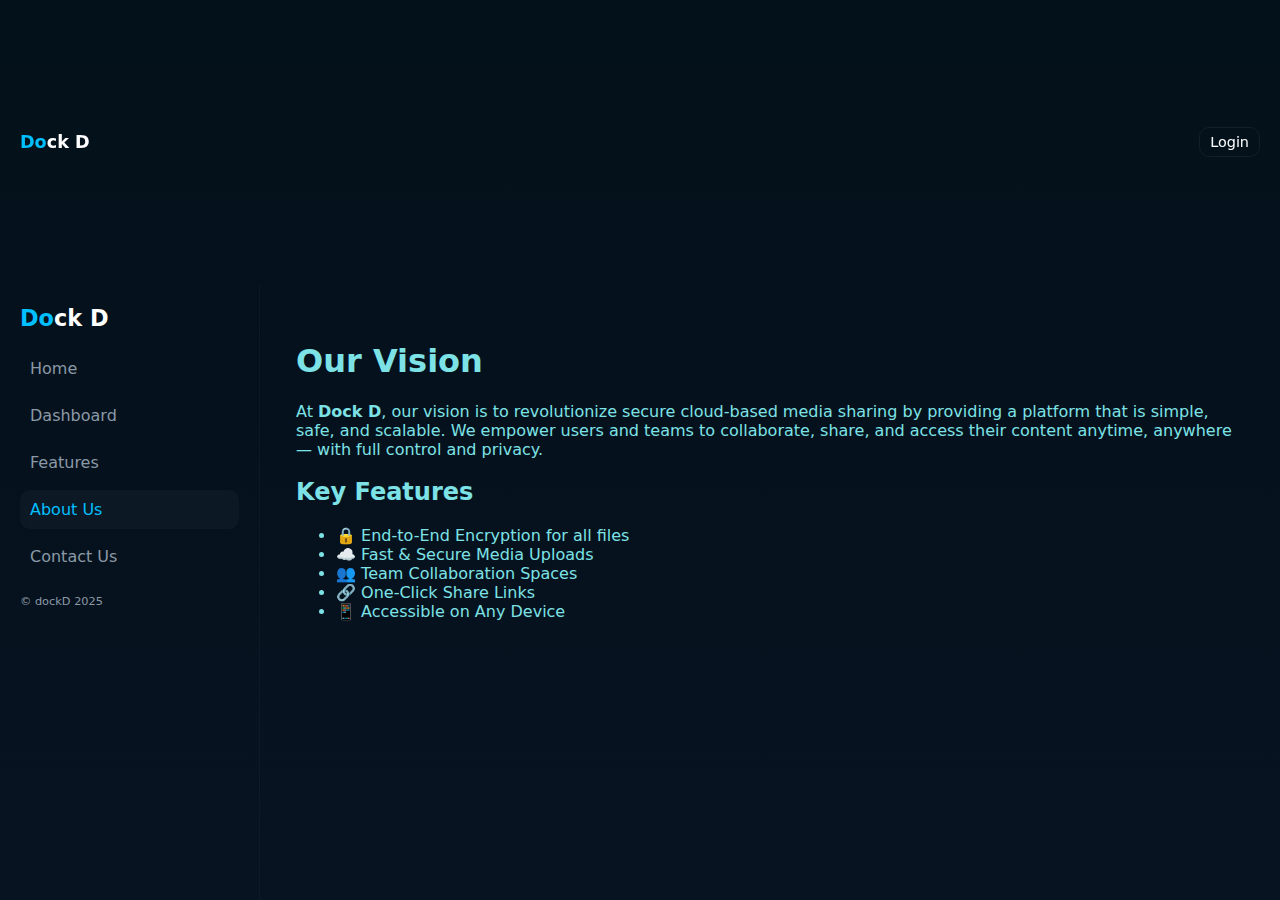
<file: about.html>
<html lang="en">

<head>
    <meta charset="utf-8">
    <meta name="viewport" content="width=device-width,initial-scale=1">
    <title>dockD - About</title>
    <link rel="stylesheet" href="style.css">
    <script defer src="common.js"></script>
</head>

<body>
    <div class="app-shell">
        <header class="topbar">
            <button class="hamburger" aria-label="Toggle navigation" data-action="toggle-sidebar">☰</button>
            <div class="brand"><span class="brand-strong">Do</span>ck D</div>
            <nav class="top-actions">
                <a href="auth.html" class="btn small">Login</a>
            </nav>
        </header>
        <aside class="sidebar" data-open>
            <div class="sidebar-inner">
                <div class="logo">
                    <h2><span class="brand-strong">Do</span>ck D</h2>
                </div>
                <nav class="nav-menu">
                    <a href="index.html">Home</a>
                    <a href="dashboard.html">Dashboard</a>
                    <a href="#">Features</a>
                    <a class="active" href="about.html">About Us</a>
                    <a href="contact.html">Contact Us</a>
                </nav>
                <div class="sidebar-footer">
                    <small>© dockD 2025</small>
                </div>
            </div>
        </aside>
        <main class="main">
            <section class="about-hero">
                <h1>Our Vision</h1>
                <p>At <strong>Dock D</strong>, our vision is to revolutionize secure cloud-based media sharing by
                    providing a platform that is simple, safe, and scalable. We empower users and teams to collaborate,
                    share, and access their content anytime, anywhere — with full control and privacy.</p>
            </section>
            <section class="features-list">
                <h2>Key Features</h2>
                <ul>
                    <li>🔒 End-to-End Encryption for all files</li>
                    <li>☁️ Fast & Secure Media Uploads</li>
                    <li>👥 Team Collaboration Spaces</li>
                    <li>🔗 One-Click Share Links</li>
                    <li>📱 Accessible on Any Device</li>
                </ul>
            </section>
        </main>


        <div class="overlay" data-action="close-sidebar"></div>
    </div>
</body>

</html>
</file>
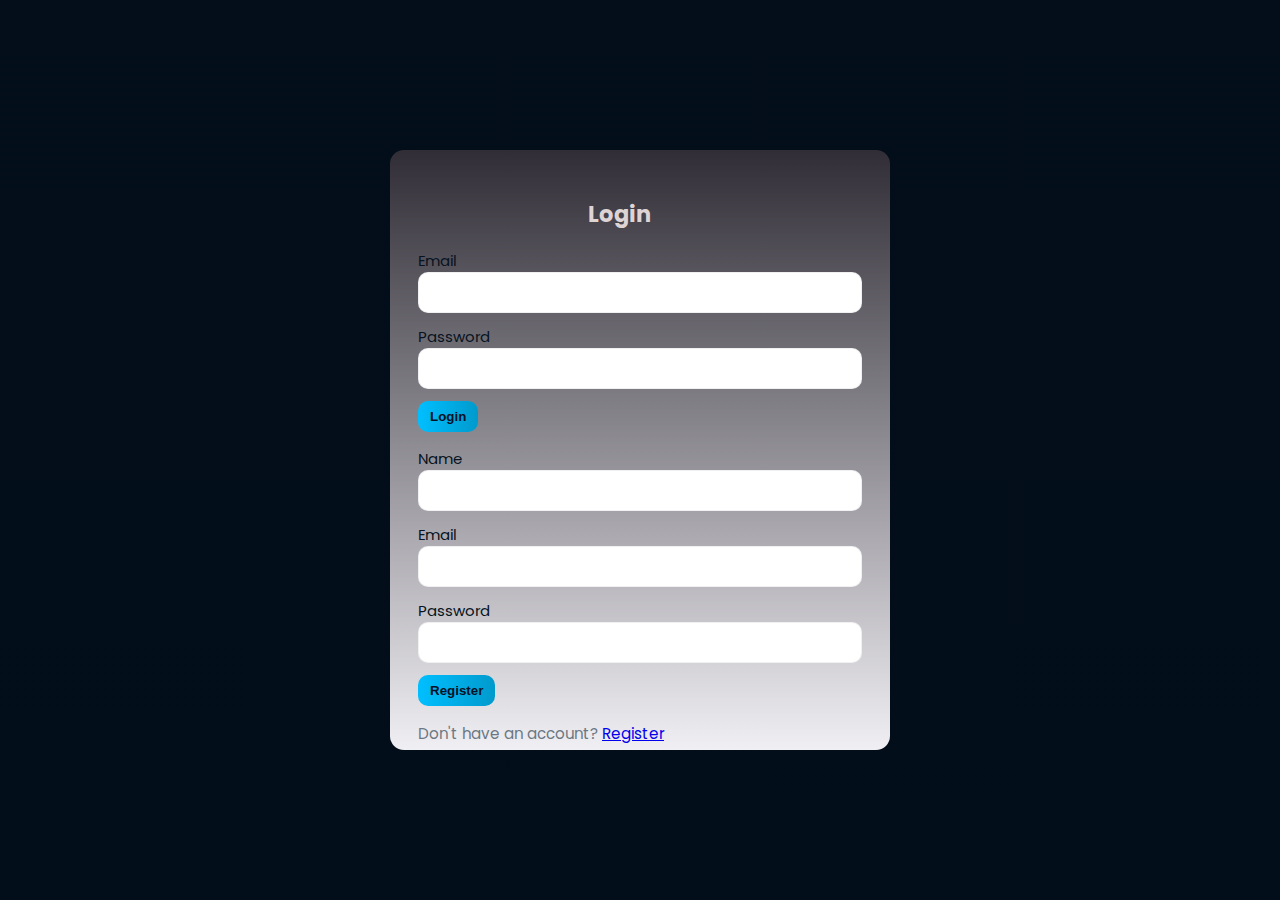
<file: auth.html>
<html lang="en">

<head>
    <meta charset="utf-8">
    <meta name="viewport" content="width=device-width,initial-scale=1">
    <title>dockD - Login / Register</title>
    <link href="https://fonts.googleapis.com/css2?family=Poppins:wght@300;400;600;700;800&display=swap"
        rel="stylesheet">
    <link rel="stylesheet" href="style.css">
    <script defer src="common.js"></script>
</head>

<body class="auth-bg">
    <div class="auth-center">
        <div class="auth-card card">
            <div class="auth-left">
                <h2 id="form-title" style="margin-left:170px; color:rgb(223, 212, 212);">Login</h2>


                <form id="login-form">
                    <label class="field">Email<input type="email" id="login-email" required></label>
                    <label class="field">Password<input type="password" id="login-password" required></label>
                    <div class="form-actions"><button class="btn primary" type="submit">Login</button></div>
                </form>


                <form id="register-form" class="hidden">
                    <label class="field">Name<input type="text" id="register-name" required></label>
                    <label class="field">Email<input type="email" id="register-email" required></label>
                    <label class="field">Password<input type="password" id="register-password" required></label>
                    <div class="form-actions"><button class="btn primary" type="submit">Register</button></div>
                </form>


                <p class="toggle-link muted">Don't have an account? <a href="#" id="toggle-link">Register</a></p>
            </div>
            <div class="auth-right">
                <!-- subtle image background panel for auth -->
                <div class="auth-visual">
                    <h3>Welcome to dockD</h3>
                    <p class="muted">Securely store and share your media with zero hassle.</p>
                </div>
            </div>
        </div>
    </div>
</body>

</html>
</file>
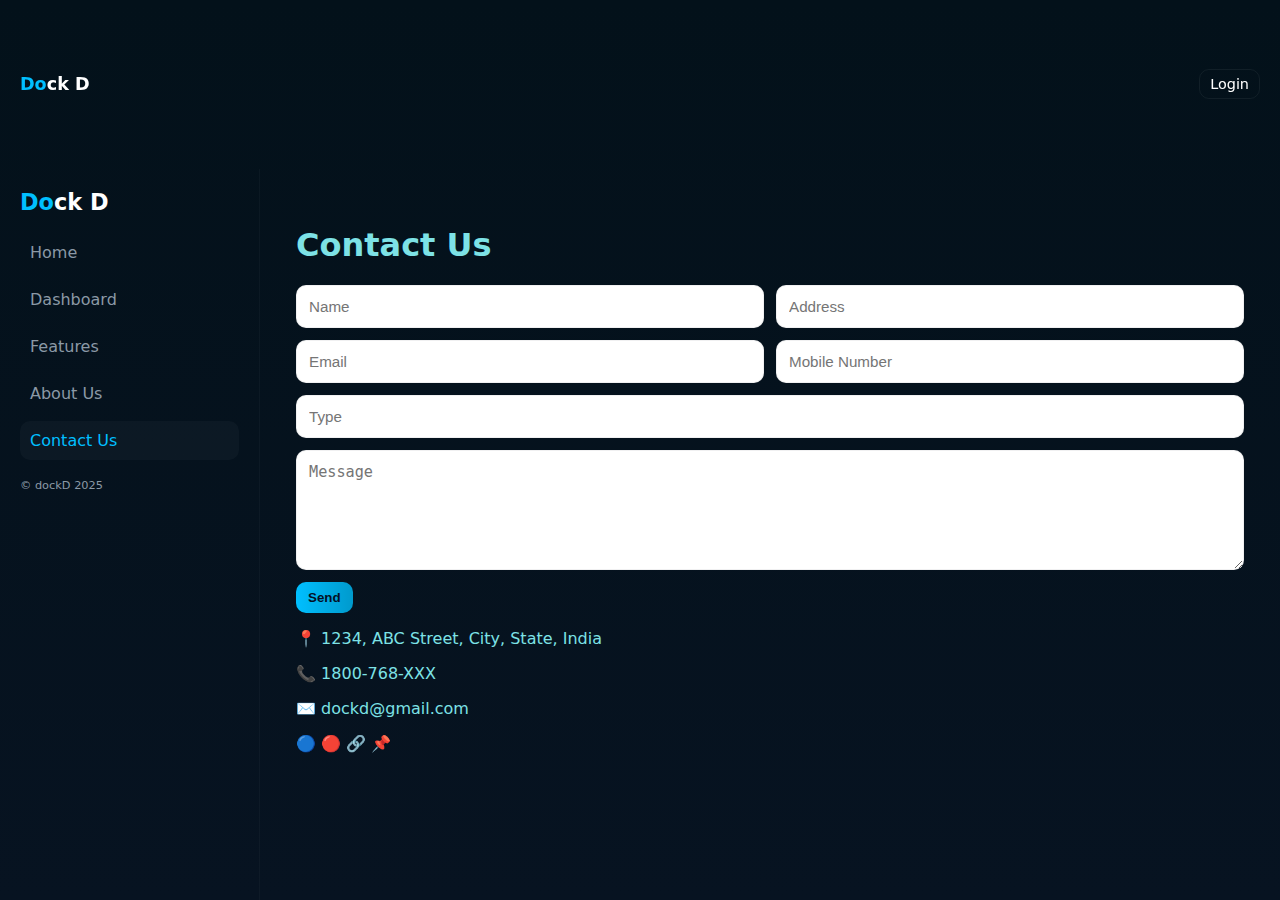
<file: contact (1).html>
<html lang="en">

<head>
    <meta charset="utf-8">
    <meta name="viewport" content="width=device-width,initial-scale=1">
    <title>dockD - Contact</title>
    <link rel="stylesheet" href="style.css">
    <script defer src="common.js"></script>
</head>

<body>
    <div class="app-shell">
        <header class="topbar">
            <button class="hamburger" aria-label="Toggle navigation" data-action="toggle-sidebar">☰</button>
            <div class="brand"><span class="brand-strong">Do</span>ck D</div>
            <nav class="top-actions">
                <a href="auth.html" class="btn small">Login</a>
            </nav>
        </header>
        <aside class="sidebar" data-open>
            <div class="sidebar-inner">
                <div class="logo">
                    <h2><span class="brand-strong">Do</span>ck D</h2>
                </div>
                <nav class="nav-menu">
                    <a href="index.html">Home</a>
                    <a href="dashboard.html">Dashboard</a>
                    <a href="#">Features</a>
                    <a href="about.html">About Us</a>
                    <a class="active" href="contact.html">Contact Us</a>
                </nav>
                <div class="sidebar-footer">
                    <small>© dockD 2025</small>
                </div>
            </div>
        </aside>
        <main class="main">
            <section class="contact-panel">
                <h1>Contact Us</h1>
                <form id="contact-form" class="contact-form">
                    <div class="form-row">
                        <input type="text" name="name" placeholder="Name" required>
                        <input type="text" name="address" placeholder="Address">
                    </div>
                    <div class="form-row">
                        <input type="email" name="email" placeholder="Email" required>
                        <input type="tel" name="mobile" placeholder="Mobile Number">
                    </div>
                    <div class="form-row">
                        <input type="text" name="type" placeholder="Type">
                    </div>
                    <div class="form-row">
                        <textarea name="message" placeholder="Message" required></textarea>
                    </div>
                    <div class="form-row">
                        <button class="btn primary" type="submit">Send</button>
                    </div>
                </form>
                <div class="contact-info">
                    <p>📍 1234, ABC Street, City, State, India</p>
                    <p>📞 1800-768-XXX</p>
                    <p>✉️ dockd@gmail.com</p>
                    <div class="socials">🔵 🔴 🔗 📌</div>
                </div>
            </section>
        </main>


        <div class="overlay" data-action="close-sidebar"></div>
    </div>
</body>

</html>
</file>
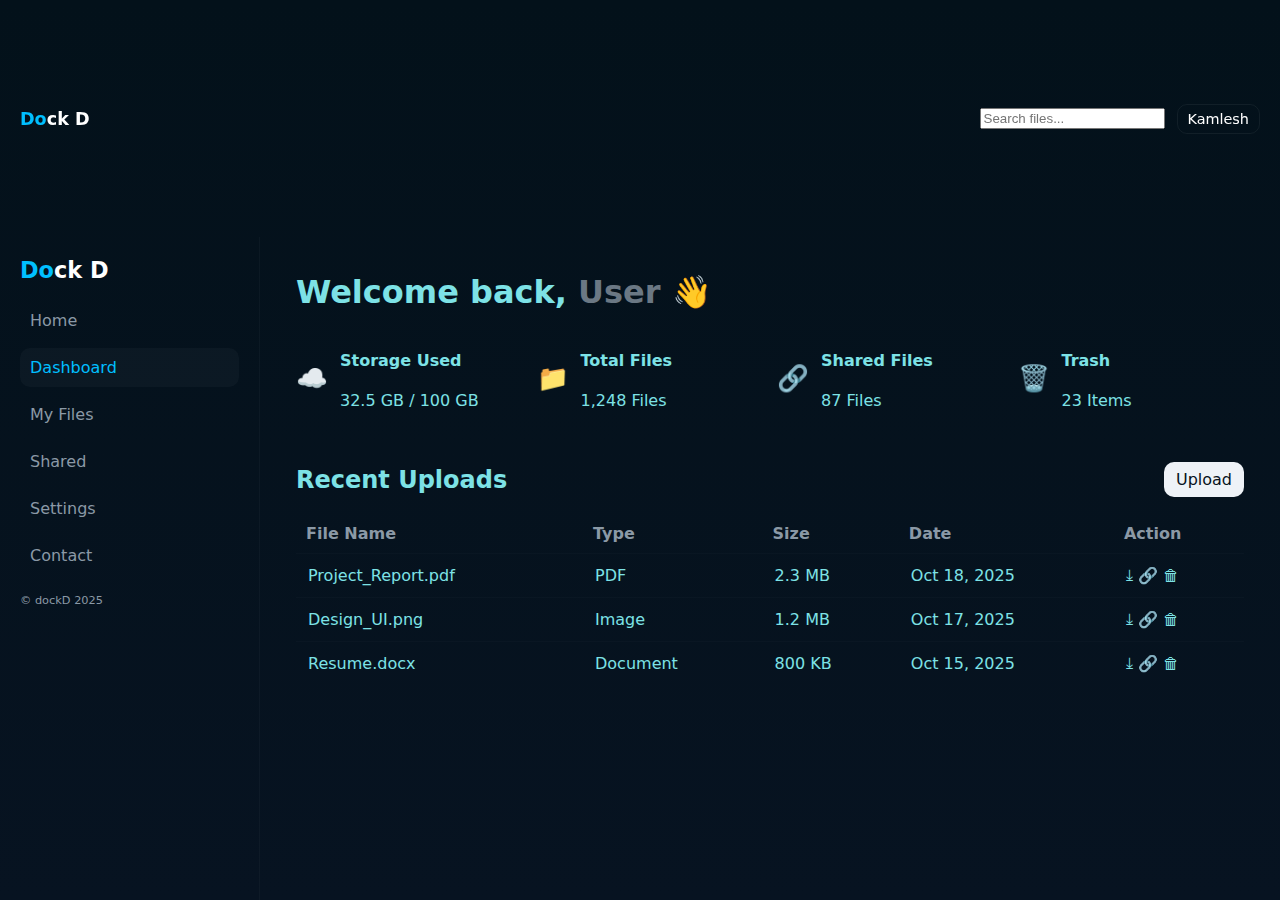
<file: dashboard.html>
<html lang="en">
<head>
    <meta charset="utf-8">
    <meta name="viewport" content="width=device-width,initial-scale=1">
    <title>dockD - Dashboard</title>
    <link rel="stylesheet" href="style.css">
    <script defer src="common.js"></script>
</head>
<body>
    <div class="app-shell">
        <header class="topbar">
            <button class="hamburger" aria-label="Toggle navigation" data-action="toggle-sidebar">☰</button>
            <div class="brand"><span class="brand-strong">Do</span>ck D</div>
            <nav class="top-actions">
                <input class="search" placeholder="Search files..." aria-label="Search files">
                <a href="auth.html" class="btn small">Kamlesh</a>
            </nav>
        </header>
        <aside class="sidebar" data-open>
            <div class="sidebar-inner">
                <div class="logo">
                    <h2><span class="brand-strong">Do</span>ck D</h2>
                </div>
                <nav class="nav-menu">
                    <a href="index.html">Home</a>
                    <a class="active" href="dashboard.html">Dashboard</a>
                    <a href="#">My Files</a>
                    <a href="#">Shared</a>
                    <a href="#">Settings</a>
                    <a href="contact.html">Contact</a>
                </nav>
                <div class="sidebar-footer">
                    <small>© dockD 2025</small>
                </div>
            </div>
        </aside>
        <main class="main">
            <header class="page-header">
                <h1>Welcome back, <span class="muted">User</span> 👋</h1>
            </header>
            <section class="overview">
                <div class="stats-grid">
                    <div class="stat">
                        <div class="stat-icon">☁️</div>
                        <div>
                            <h4>Storage Used</h4>
                            <p>32.5 GB / 100 GB</p>
                        </div>
                    </div>
                    <div class="stat">
                        <div class="stat-icon">📁</div>
                        <div>
                            <h4>Total Files</h4>
                            <p>1,248 Files</p>
                        </div>
                    </div>
                    <div class="stat">
                        <div class="stat-icon">🔗</div>
                        <div>
                            <h4>Shared Files</h4>
                            <p>87 Files</p>
                        </div>
                    </div>
                    <div class="stat">
                        <div class="stat-icon">🗑️</div>
                        <div>
                            <h4>Trash</h4>
                            <p>23 Items</p>
                        </div>
                    </div>
                </div>
            </section>
            <section class="recent">
                <div class="recent-header">
                    <h2>Recent Uploads</h2>
                    <div>
                        <label class="upload-btn"><input type="file" hidden>Upload</label>
                    </div>
                </div>
                <table class="file-table" aria-live="polite">
                    <thead>
                        <tr><th>File Name</th><th>Type</th><th>Size</th><th>Date</th><th>Action</th></tr>
                    </thead>
                    <tbody>
                        <tr>
                            <td>Project_Report.pdf</td>
                            <td>PDF</td>
                            <td>2.3 MB</td>
                            <td>Oct 18, 2025</td>
                            <td class="actions">⤓ 🔗 🗑</td>
                        </tr>
                        <tr>
                            <td>Design_UI.png</td>
                            <td>Image</td>
                            <td>1.2 MB</td>
                            <td>Oct 17, 2025</td>
                            <td class="actions">⤓ 🔗 🗑</td>
                        </tr>
                        <tr>
                            <td>Resume.docx</td>
                            <td>Document</td>
                            <td>800 KB</td>
                            <td>Oct 15, 2025</td>
                            <td class="actions">⤓ 🔗 🗑</td>
                        </tr>
                    </tbody>
                </table>
            </section>
        </main>
        <div class="overlay" data-action="close-sidebar"></div>
    </div>
</body>
</file>
<file: style.css>
:root {
  --bg: #071321;
  --panel: #0e1720;
  --card: #ffffff;
  --muted: #8b99a6;
  --accent: #00bfff;
  --glass: rgba(255, 255, 255, 0.03);
  --radius: 14px;
}

* {
  box-sizing: border-box
}

html,
body {
  height: 100%
}

body {
  margin: 0;
  font-family: 'Poppins', system-ui, -apple-system, Segoe UI, Roboto, Arial;
  color: #7de2e6;
  background: linear-gradient(180deg, #03111a 0%, #071321 100%)
}

.app-shell {
  display: grid;
  grid-template-columns: 260px 1fr;
  min-height: 100vh;
}

.topbar {
  grid-column: 1/-1;
  display: flex;
  align-items: center;
  justify-content: space-between;
  padding: 14px 20px;
  background: transparent;
  position: sticky;
  top: 0;
  z-index: 40
}

.topbar.transparent {
  background: transparent
}

.brand {
  font-weight: 700;
  font-size: 1.1rem;
  color: var(--card)
}

.brand-strong {
  color: var(--accent)
}

.hamburger {
  display: none;
  background: transparent;
  border: 0;
  color: var(--card);
  font-size: 1.22rem;
  padding: 8px
}

.top-actions {
  display: flex;
  gap: 12px;
  align-items: center
}

.btn {
  display: inline-flex;
  align-items: center;
  gap: 8px;
  background: transparent;
  border: 1px solid rgba(255, 255, 255, 0.06);
  padding: 8px 12px;
  border-radius: 10px;
  color: var(--card);
  text-decoration: none;
  cursor: pointer
}

.btn.small {
  padding: 6px 10px;
  font-size: .9rem
}

.btn.primary {
  background: linear-gradient(90deg, var(--accent), #009acd);
  border: 0;
  color: #041025;
  font-weight: 600
}

.btn.ghost {
  background: transparent;
  border: 1px solid rgba(255, 255, 255, 0.06)
}

.sidebar {
  background: transparent;
  padding: 20px;
  border-right: 1px solid rgba(255, 255, 255, 0.03)
}

.sidebar-inner {
  position: sticky;
  top: 18px
}

.logo h2 {
  margin: 0;
  font-size: 1.4rem;
  color: var(--card)
}

.nav-menu {
  display: flex;
  flex-direction: column;
  margin-top: 18px;
  gap: 8px
}

.nav-menu a {
  color: var(--muted);
  text-decoration: none;
  padding: 10px;
  border-radius: 10px
}

.nav-menu a.active,
.nav-menu a:hover {
  background: var(--glass);
  color: var(--accent)
}

.sidebar-footer {
  margin-top: 18px;
  color: var(--muted);
  font-size: .85rem
}

.main {
  padding: 36px;
}

.lead {
  color: var(--muted);
  margin-top: 8px
}

.card {
  background: linear-gradient(180deg, #ffffff 0%, #f7f9fb 100%);
  border-radius: var(--radius);
  padding: 18px;
  color: #071321
}

.feature .icon {
  font-size: 1.8rem
}

.hero {
  display: flex;
  gap: 28px;
  align-items: center;
  justify-content: space-between;
  padding: 26px;
  border-radius: var(--radius);
}

.hero.card-flex {
  background: linear-gradient(180deg, rgba(255, 255, 255, 0.04), transparent);
  box-shadow: 0 8px 30px rgba(0, 0, 0, 0.5)
}

.hero-left {
  flex: 1
}

.hero-right {
  width: 380px
}

.hero-right img {
  width: 100%;
  height: auto;
  border-radius: 12px;
  display: block
}

.features {
  margin-top: 28px
}

.cards {
  display: grid;
  grid-template-columns: repeat(4, 1fr);
  gap: 16px;
  margin-top: 14px
}

.card.feature {
  padding: 20px
}

.centered-card {
  display: flex;
  align-items: center;
  justify-content: center
}

.cta {
  margin-top: 28px;
  padding: 26px;
  border-radius: 12px
}

.page-header h1 {
  margin: 0 0 18px 0
}

.overview .stats-grid {
  display: grid;
  grid-template-columns: repeat(4, 1fr);
  gap: 14px
}

.stat {
  display: flex;
  gap: 12px;
  align-items: center
}

.stat-icon {
  font-size: 1.6rem
}

.recent {
  margin-top: 20px
}

.file-table {
  width: 100%;
  border-collapse: collapse;
  background: transparent
}

.file-table thead th {
  text-align: left;
  padding: 10px;
  color: var(--muted)
}

.file-table tbody td {
  padding: 12px;
  border-top: 1px solid rgba(255, 255, 255, 0.02)
}

.recent-header {
  display: flex;
  justify-content: space-between;
  align-items: center
}

.upload-btn {
  background: #eef2f7;
  color: #071321;
  padding: 8px 12px;
  border-radius: 10px;
  cursor: pointer
}

.contact-bg {
  background: radial-gradient(circle at 20% 10%, #0f2a3a 0%, #06202a 30%, #031019 60%, #000000 100%);
  min-height: 100vh
}

.contact-shell {
  grid-template-columns: 1fr
}

.contact-main {
  display: flex;
  align-items: center;
  justify-content: center;
  padding: 60px 20px
}

.contact-card {
  background: var(--card);
  max-width: 1100px;
  border-radius: 16px;
  padding: 26px;
  box-shadow: 0 10px 40px rgba(2, 6, 23, 0.6)
}

.contact-grid {
  display: flex;
  gap: 24px
}

.contact-form-wrap {
  flex: 1;
  padding-right: 6px
}

.contact-info-wrap {
  width: 320px;
  display: flex;
  flex-direction: column;
  gap: 16px
}

.info-card {
  background: #f7fafc;
  border-radius: 12px;
  padding: 16px
}

.map-card .map-placeholder {
  height: 160px;
  background: linear-gradient(90deg, #e6eef6, #f7fbff);
  border-radius: 10px;
  display: flex;
  align-items: center;
  justify-content: center;
  color: #071321
}

.contact-form .form-row {
  display: flex;
  gap: 12px;
  margin-bottom: 12px
}

.contact-form input,
.contact-form textarea {
  flex: 1;
  padding: 12px;
  border-radius: 10px;
  border: 1px solid rgba(2, 6, 23, 0.06);
  font-size: 0.95rem
}

.contact-form textarea {
  min-height: 120px;
  resize: vertical
}

.contact-form .right {
  justify-content: flex-end
}

.muted {
  color: var(--muted)
}

.features-ul {
  list-style: none;
  padding-left: 0
}

.features-ul li {
  padding: 8px 0
}

.auth-bg {
  background-color: #031019;
  background-image: linear-gradient(180deg, rgba(2, 12, 27, 0.5), rgba(2, 12, 27, 0.6)), url('https://images.unsplash.com/photo-1520975917323-4c6d7b0b1bd7?q=80&w=1600&auto=format&fit=crop');
  background-size: cover;
  background-position: center;
  min-height: 100vh;
  display: flex;
  align-items: center;
  justify-content: center
}

.auth-center {
  display: grid;
  align-items: center;
  justify-content: center;
  padding: 40px
}

.auth-card {
  display: grid;
  height:600px;
  gap: 18px;
  max-width: 920px;
  width: 500;
  padding: 0;
  border-radius: 14px;
  overflow: hidden;
  font-size :15px;
}

.auth-left {
  flex: 1;
  padding: 28px;
  background: linear-gradient(180deg, #302d36, #fcfbff)
}

.auth-right {
  width: 40px;
  background: linear-gradient(120deg, rgba(0, 191, 255, 0.12), rgba(0, 150, 200, 0.08));
  display: flex;
  align-items: center;
  justify-content: center;
  padding: 20px
}

.auth-visual h3 {
  margin: 0 0 10px 0
}

.field {
  display: block;
  margin-bottom: 12px
}

.field input {
  width: 100%;
  padding: 12px;
  border-radius: 10px;
  border: 1px solid rgba(2, 6, 23, 0.06)
}

.form-actions {
  margin-top: 8px
}

.toggle-link {
  font-size: 0.95rem
}

.muted {
  color: #6b7884
}

.overlay {
  position: fixed;
  inset: 0;
  background: rgba(0, 0, 0, 0.45);
  opacity: 0;
  pointer-events: none;
  transition: opacity .2s
}

.overlay.show {
  opacity: 1;
  pointer-events: auto
}

@media (max-width:1000px) {
  .app-shell {
    grid-template-columns: 1fr
  }

  .sidebar {
    position: fixed;
    left: 0;
    top: 0;
    bottom: 0;
    width: 260px;
    transform: translateX(-110%);
    transition: transform .28s;
    z-index: 50
  }

  .sidebar[data-open] {
    transform: translateX(0)
  }

  .hamburger {
    display: inline-block
  }

  .hero {
    flex-direction: column
  }

  .cards {
    grid-template-columns: repeat(2, 1fr)
  }

  .overview .stats-grid {
    grid-template-columns: repeat(2, 1fr)
  }

  .contact-grid {
    flex-direction: column
  }

  .contact-info-wrap {
    width: 100%
  }

  .auth-card {
    flex-direction: column
  }

  .auth-right {
    width: 100;
    padding: 18px
  }
}

@media (max-width:520px) {
  .cards {
    grid-template-columns: 1fr
  }

  .hero-right {
    width: 100%
  }

  .contact-card {
    padding: 18px
  }
}
</file>
